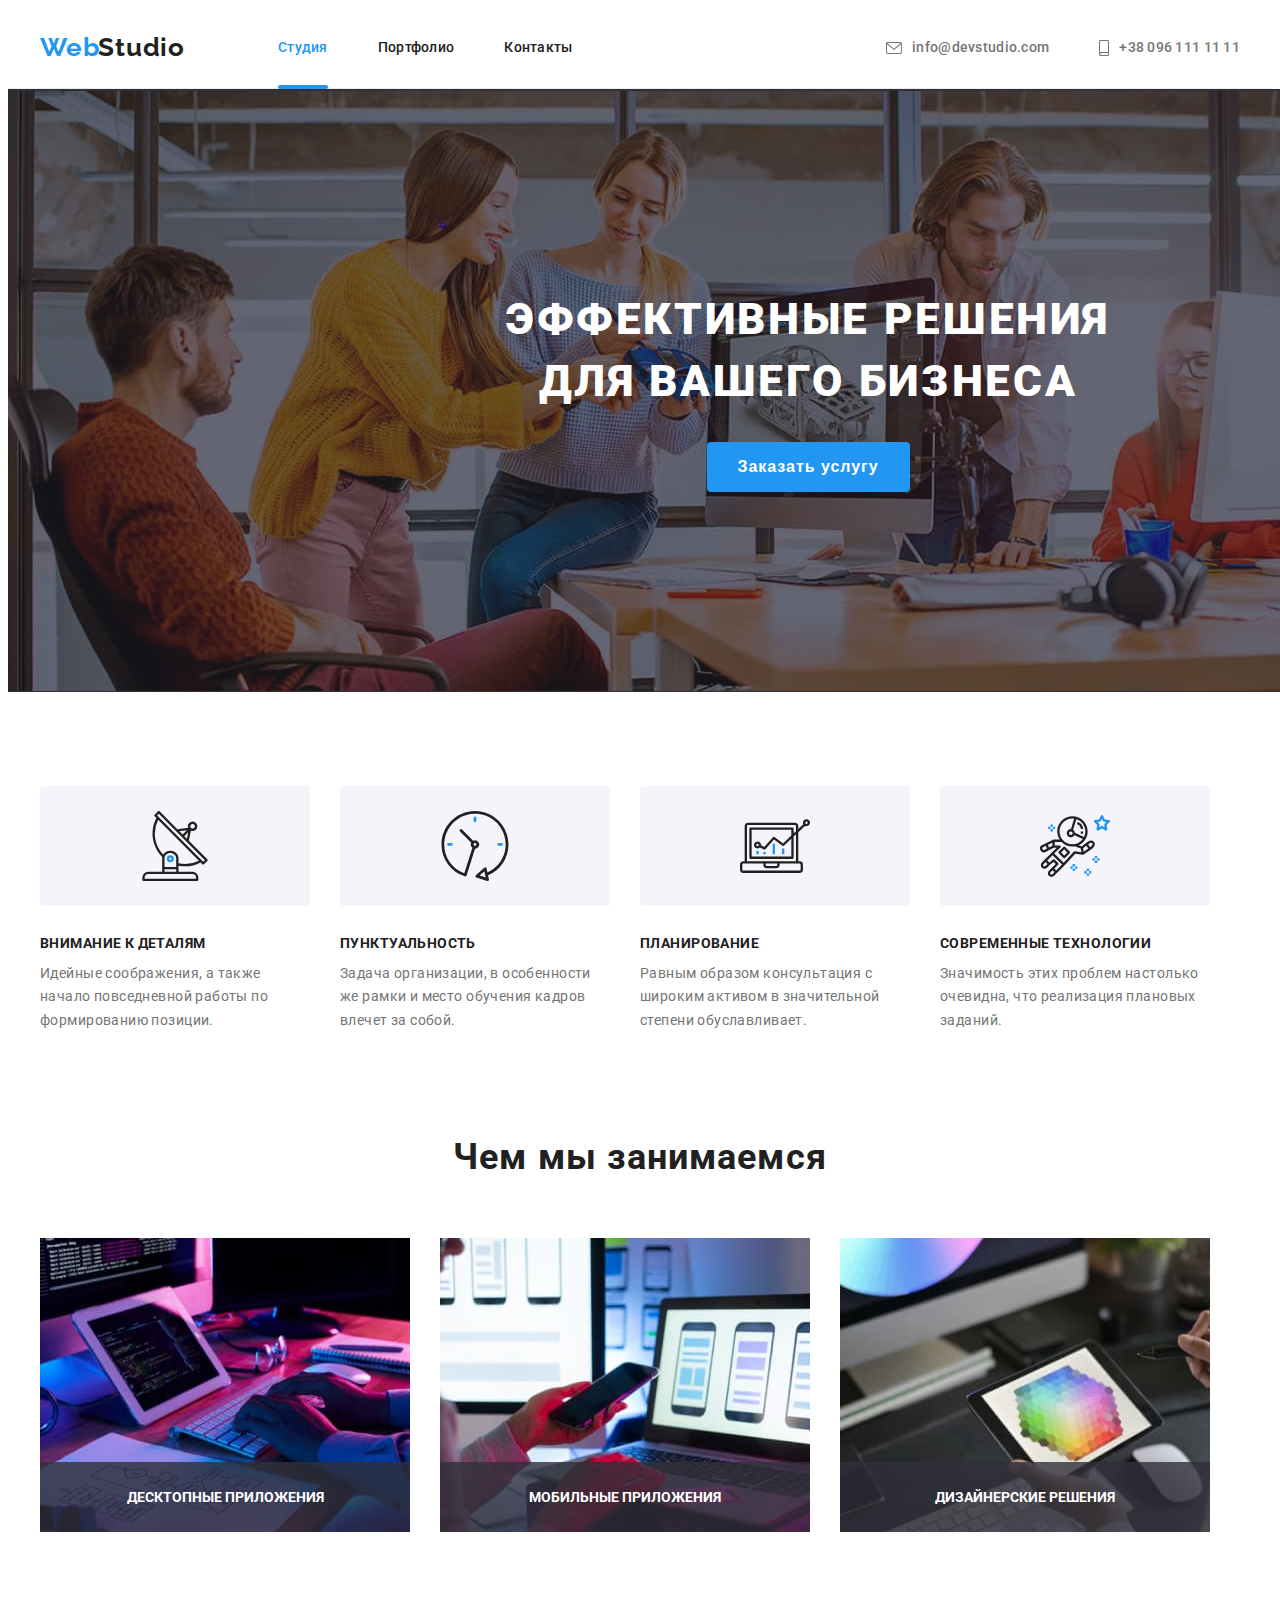
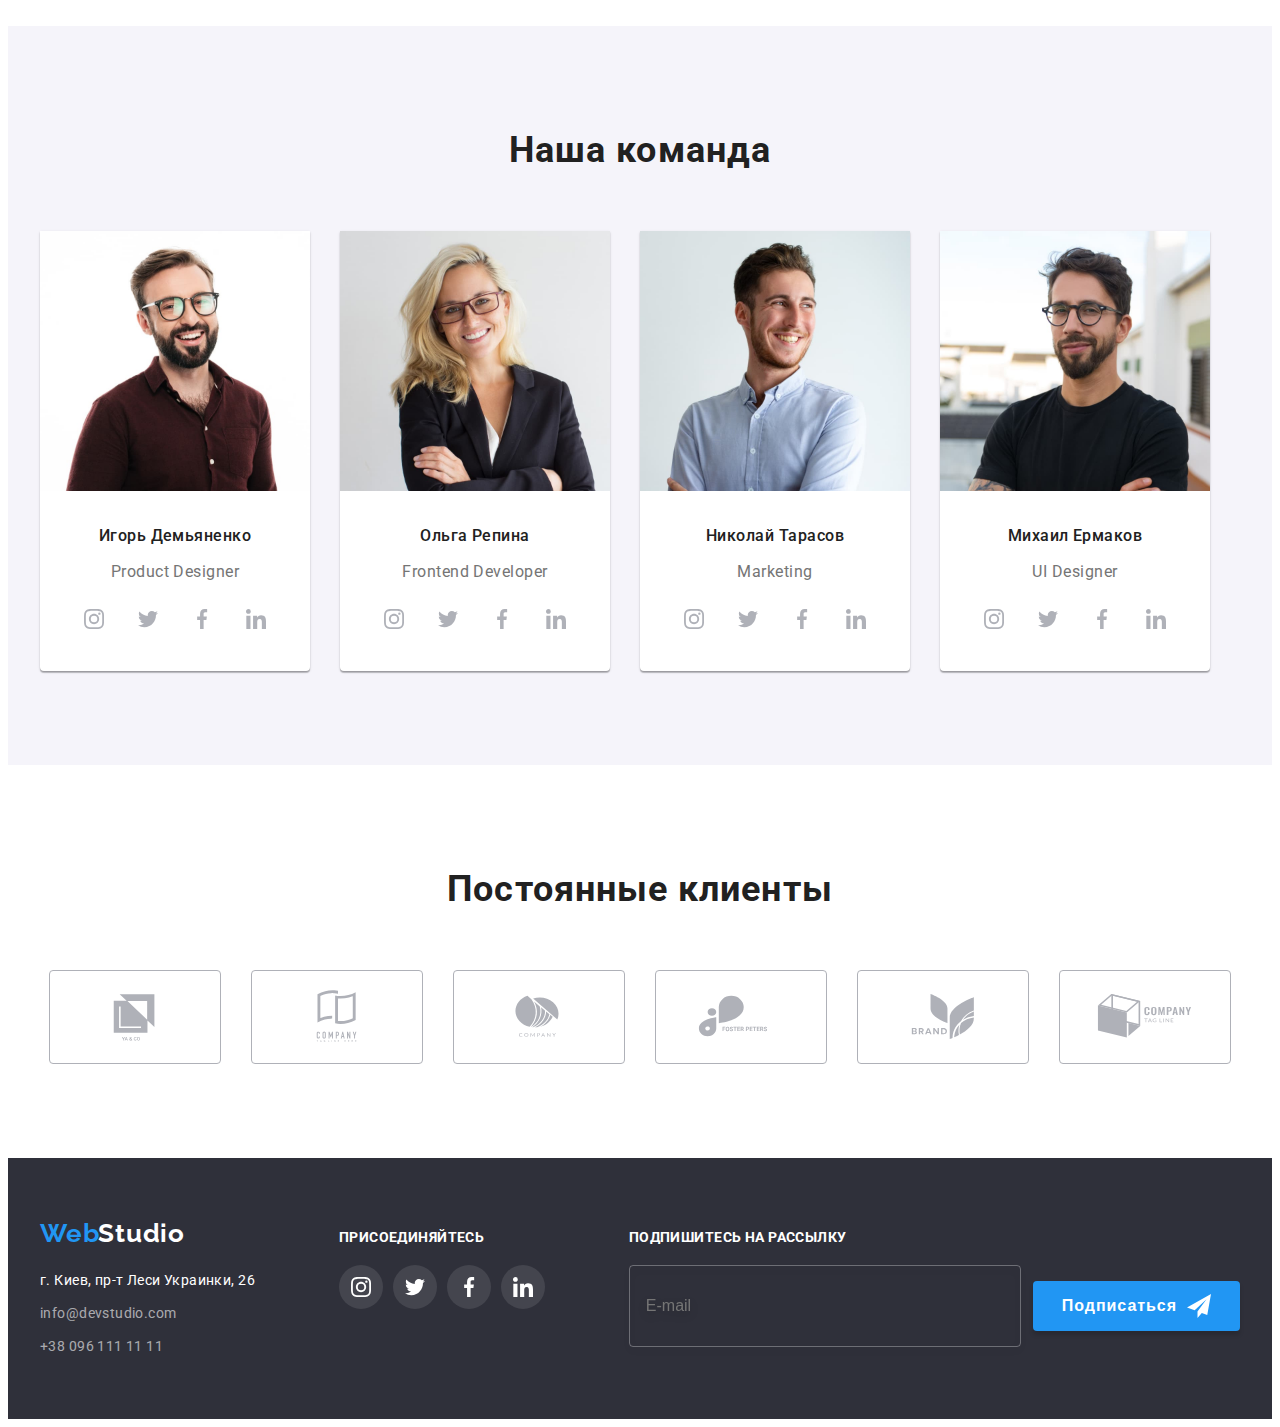
<file: index.html>
<!DOCTYPE html>
<html lang="ru">
	<head>
		<meta charset="UTF-8" />
		<meta http-equiv="X-UA-Compatible" content="IE=edge" />
		<meta name="viewport" content="width=device-width, initial-scale=1.0" />
		<title>Студия</title>
		<link rel="preconnect" href="https://fonts.googleapis.com" />
		<link rel="preconnect" href="https://fonts.gstatic.com" crossorigin />
		<link
			href="https://fonts.googleapis.com/css2?family=Raleway:wght@700&family=Roboto:wght@400;500;700;900&display=swap"
			rel="stylesheet"
		/>
		<link
			rel="stylesheet"
			href="https://cdnjs.cloudflare.com/ajax/libs/modern-normalize/1.1.0/modern-normalize.min.css"
			integrity="sha512-wpPYUAdjBVSE4KJnH1VR1HeZfpl1ub8YT/NKx4PuQ5NmX2tKuGu6U/JRp5y+Y8XG2tV+wKQpNHVUX03MfMFn9Q=="
			crossorigin="anonymous"
			referrerpolicy="no-referrer"
		/>
		<link rel="stylesheet" href="./css/main.css" />
		<!-- <link rel="stylesheet" href="./css/styles.css" /> -->
	</head>
	<body>
		<!-- header section -->
		<header class="header">
			<div class="container header__container">
				<a class="logo header__logo link" href="index.html" lang="en">
					Web
					<span class="logo__text--black">Studio</span>
				</a>
				<nav class="nav">
					<ul class="nav__list list">
						<li><a class="nav__link link current" href="./index.html">Студия</a></li>
						<li><a class="nav__link link" href="./portfolio.html">Портфолио</a></li>
						<li><a class="nav__link link" href="">Контакты</a></li>
					</ul>
				</nav>
				<ul class="header__list list">
					<li>
						<a class="link header__contacts" href="mailto:info@devstudio.com">
							<svg class="header__icon" width="16" height="12">
								<use href="./images/icons/icons.svg#mail"></use>
							</svg>
							info@devstudio.com
						</a>
					</li>
					<li>
						<a class="link header__contacts" href="tel:+380961111111">
							<svg class="header__icon" width="10" height="16">
								<use href="./images/icons/icons.svg#smartphone"></use>
							</svg>
							+38 096 111 11 11
						</a>
					</li>
				</ul>
			</div>
		</header>
		<!-- main section -->
		<main class="main">
			<!-- hero section -->
			<section class="hero section">
				<div class="hero__container container">
					<h1 class="hero__title">Эффективные решения для вашего бизнеса</h1>
					<button class="hero__btn" type="button" data-modal-open>Заказать услугу</button>
				</div>
			</section>
			<!-- abbout section -->
			<section class="abbout section">
				<div class="container">
					<h2 class="abbout__title--hidden visually-hidden">Особености</h2>
					<ul class="list abbout__list">
						<li class="abbout__item">
							<div class="abbout__elem">
								<svg class="abbout__icon" width="70" height="70">
									<use href="./images/icons/icons.svg#antenna"></use>
								</svg>
							</div>
							<h3 class="abbout__title">Внимание к деталям</h3>
							<p class="abbout__text">
								Идейные соображения, а также начало повседневной работы по формированию позиции.
							</p>
						</li>
						<li class="abbout__item">
							<div class="abbout__elem">
								<svg class="abbout__icon" width="70" height="70">
									<use href="./images/icons/icons.svg#clock"></use>
								</svg>
							</div>
							<h3 class="abbout__title">Пунктуальность</h3>
							<p class="abbout__text">
								Задача организации, в особенности же рамки и место обучения кадров влечет за собой.
							</p>
						</li>
						<li class="abbout__item">
							<div class="abbout__elem">
								<svg class="abbout__icon" width="70" height="70">
									<use href="./images/icons/icons.svg#diagram"></use>
								</svg>
							</div>
							<h3 class="abbout__title">Планирование</h3>
							<p class="abbout__text">
								Равным образом консультация с широким активом в значительной степени обуславливает.
							</p>
						</li>
						<li class="abbout__item">
							<div class="abbout__elem">
								<svg class="abbout__icon" width="70" height="70">
									<use href="./images/icons/icons.svg#astronaut"></use>
								</svg>
							</div>
							<h3 class="abbout__title">Современные технологии</h3>
							<p class="abbout__text">Значимость этих проблем настолько очевидна, что реализация плановых заданий.</p>
						</li>
					</ul>
				</div>
			</section>
			<!--work section  -->
			<section class="work section">
				<div class="work-container container">
					<h2 class="work__title title">Чем мы занимаемся</h2>
					<ul class="work__list list">
						<li class="work__item">
							<img class="work__picture" src="./images/index/work1.jpg" alt="Верстка" width="370" height="294" />
							<div class="work__box--text-position"><p class="work__text">Десктопные приложения</p></div>
						</li>
						<li class="work__item">
							<img class="work__picture" src="./images/index/work2.jpg" alt="Дизайн" width="370" height="294" />
							<div class="work__box--text-position"><p class="work__text">Мобильные приложения</p></div>
						</li>
						<li class="work__item">
							<img
								class="work__picture"
								src="./images/index/work3.jpg"
								alt="Внешнее оформление"
								width="370"
								height="294"
							/>
							<div class="work__box--text-position"><p class="work__text">Дизайнерские решения</p></div>
						</li>
					</ul>
				</div>
			</section>
			<!-- team section -->
			<section class="team section">
				<div class="team__container container">
					<h2 class="team__title title">Наша команда</h2>
					<ul class="team__list list">
						<li class="team__item">
							<img
								class="team__img"
								src="./images/index/face1.jpg"
								alt="На фото Игорь Демьяненко"
								height="260"
								width="270"
							/>
							<div class="team__name-wrapper">
								<h3 class="team__name">Игорь Демьяненко</h3>
								<p class="team__job" lang="en">Product Designer</p>
								<ul class="team__social social list">
									<li class="social__item item">
										<a class="social__link" href="" target="_blank" rel="noopener noreferrer" aria-label="instagram">
											<svg class="social__icon" width="20" height="20">
												<use href="./images/icons/icons.svg#instagram"></use>
											</svg>
										</a>
									</li>
									<li class="social__item item">
										<a class="social__link" href="" target="_blank" rel="noopener noreferrer" aria-label="twitter">
											<svg class="social__icon" width="20" height="20">
												<use href="./images/icons/icons.svg#twitter"></use>
											</svg>
										</a>
									</li>
									<li class="social__item item">
										<a class="social__link" href="" target="_blank" rel="noopener noreferrer" aria-label="facebook">
											<svg class="social__icon" width="20" height="20">
												<use href="./images/icons/icons.svg#facebook"></use>
											</svg>
										</a>
									</li>
									<li class="social__item item">
										<a class="social__link" href="" target="_blank" rel="noopener noreferrer" aria-label="linkedin">
											<svg class="social__icon" width="20" height="20">
												<use href="./images/icons/icons.svg#linkedin"></use>
											</svg>
										</a>
									</li>
								</ul>
							</div>
						</li>
						<li class="team__item">
							<img
								class="team__img"
								src="./images/index/face2.jpg"
								alt="На фото Ольга Репина"
								height="260"
								width="270"
							/>
							<div class="team__name-wrapper">
								<h3 class="team__name">Ольга Репина</h3>
								<p class="team__job" lang="en">Frontend Developer</p>
								<ul class="team__social social list">
									<li class="social__item item">
										<a class="social__link" href="" target="_blank" rel="noopener noreferrer" aria-label="instagram">
											<svg class="social__icon" width="20" height="20">
												<use href="./images/icons/icons.svg#instagram"></use>
											</svg>
										</a>
									</li>
									<li class="social__item item">
										<a class="social__link" href="" target="_blank" rel="noopener noreferrer" aria-label="twitter">
											<svg class="social__icon" width="20" height="20">
												<use href="./images/icons/icons.svg#twitter"></use>
											</svg>
										</a>
									</li>
									<li class="social__item item">
										<a class="social__link" href="" target="_blank" rel="noopener noreferrer" aria-label="facebook">
											<svg class="social__icon" width="20" height="20">
												<use href="./images/icons/icons.svg#facebook"></use>
											</svg>
										</a>
									</li>
									<li class="social__item item">
										<a class="social__link" href="" target="_blank" rel="noopener noreferrer" aria-label="linkedin">
											<svg class="social__icon" width="20" height="20">
												<use href="./images/icons/icons.svg#linkedin"></use>
											</svg>
										</a>
									</li>
								</ul>
							</div>
						</li>
						<li class="team__item">
							<img
								class="team__img"
								src="./images/index/face3.jpg"
								alt="На фото Николай Тарасов"
								height="260"
								width="270"
							/>
							<div class="team__name-wrapper">
								<h3 class="team__name">Николай Тарасов</h3>
								<p class="team__job" lang="en">Marketing</p>
								<ul class="team__social social list">
									<li class="social__item item">
										<a class="social__link" href="" target="_blank" rel="noopener noreferrer" aria-label="instagram">
											<svg class="social__icon" width="20" height="20">
												<use href="./images/icons/icons.svg#instagram"></use>
											</svg>
										</a>
									</li>
									<li class="social__item item">
										<a class="social__link" href="" target="_blank" rel="noopener noreferrer" aria-label="twitter">
											<svg class="social__icon" width="20" height="20">
												<use href="./images/icons/icons.svg#twitter"></use>
											</svg>
										</a>
									</li>
									<li class="social__item item">
										<a class="social__link" href="" target="_blank" rel="noopener noreferrer" aria-label="facebook">
											<svg class="social__icon" width="20" height="20">
												<use href="./images/icons/icons.svg#facebook"></use>
											</svg>
										</a>
									</li>
									<li class="social__item item">
										<a class="social__link" href="" target="_blank" rel="noopener noreferrer" aria-label="linkedin">
											<svg class="social__icon" width="20" height="20">
												<use href="./images/icons/icons.svg#linkedin"></use>
											</svg>
										</a>
									</li>
								</ul>
							</div>
						</li>
						<li class="team__item">
							<img
								class="team__img"
								src="./images/index/face4.jpg"
								alt="На фото Михаил Ермаков"
								height="260"
								width="270"
							/>
							<div class="team__name-wrapper">
								<h3 class="team__name">Михаил Ермаков</h3>
								<p class="team__job" lang="en">UI Designer</p>
								<ul class="team__social social list">
									<li class="social__item item">
										<a class="social__link" href="" target="_blank" rel="noopener noreferrer" aria-label="instagram">
											<svg class="social__icon" width="20" height="20">
												<use href="./images/icons/icons.svg#instagram"></use>
											</svg>
										</a>
									</li>
									<li class="social__item item">
										<a class="social__link" href="" target="_blank" rel="noopener noreferrer" aria-label="twitter">
											<svg class="social__icon" width="20" height="20">
												<use href="./images/icons/icons.svg#twitter"></use>
											</svg>
										</a>
									</li>
									<li class="social__item item">
										<a class="social__link" href="" target="_blank" rel="noopener noreferrer" aria-label="facebook">
											<svg class="social__icon" width="20" height="20">
												<use href="./images/icons/icons.svg#facebook"></use>
											</svg>
										</a>
									</li>
									<li class="social__item item">
										<a class="social__link" href="" target="_blank" rel="noopener noreferrer" aria-label="linkedin">
											<svg class="social__icon" width="20" height="20">
												<use href="./images/icons/icons.svg#linkedin"></use>
											</svg>
										</a>
									</li>
								</ul>
							</div>
						</li>
					</ul>
				</div>
			</section>
			<section class="customers section">
				<div class="customers__container container">
					<h2 class="customers__title title">Постоянные клиенты</h2>
					<ul class="customers__list list">
						<li class="customers__item item">
							<a href="" class="customers__link link" target="_blank" rel="noopener noreferrer">
								<svg class="customers__icon icon" width="106" height="60">
									<use href="./images/icons/icons.svg#logo1"></use>
								</svg>
							</a>
						</li>
						<li class="customers__item item">
							<a href="" class="customers__link link" target="_blank" rel="noopener noreferrer">
								<svg class="customers__icon icon" width="106" height="60">
									<use href="./images/icons/icons.svg#logo2"></use>
								</svg>
							</a>
						</li>
						<li class="customers__item item">
							<a href="" class="customers__link link" target="_blank" rel="noopener noreferrer">
								<svg class="customers__icon icon" width="106" height="60">
									<use href="./images/icons/icons.svg#logo3"></use>
								</svg>
							</a>
						</li>
						<li class="customers__item item">
							<a href="" class="customers__link link" target="_blank" rel="noopener noreferrer">
								<svg class="customers__icon icon" width="106" height="60">
									<use href="./images/icons/icons.svg#logo4"></use>
								</svg>
							</a>
						</li>
						<li class="customers__item item">
							<a href="" class="customers__link link" target="_blank" rel="noopener noreferrer">
								<svg class="customers__icon icon" width="106" height="60">
									<use href="./images/icons/icons.svg#logo5"></use>
								</svg>
							</a>
						</li>
						<li class="customers__item item">
							<a href="" class="customers__link link" target="_blank" rel="noopener noreferrer">
								<svg class="customers__icon icon" width="106" height="60">
									<use href="./images/icons/icons.svg#logo6"></use>
								</svg>
							</a>
						</li>
					</ul>
				</div>
			</section>
		</main>
		<!-- footer section -->
		<footer class="footer">
			<div class="footer__container container">
				<div class="footer__links">
					<a class="footer__logo--position logo link" href="index.html" lang="en">
						Web
						<span class="logo__text--white">Studio</span>
					</a>
					<address class="footer__address">
						<ul class="address-list list">
							<li class="footer__link">
								<a
									class="link footer__geolocation"
									href="https://goo.gl/maps/qAN8Z4eKV2x6crum7"
									target="_blank"
									rel="noopener noreferrer"
								>
									г. Киев, пр-т Леси Украинки, 26
								</a>
							</li>
							<li class="footer__link">
								<a class="link footer__contacts" href="mailto:info@devstudio.com">info@devstudio.com</a>
							</li>
							<li class="footer__link">
								<a class="link footer__contacts" href="tel:+380961111111">+38 096 111 11 11</a>
							</li>
						</ul>
					</address>
				</div>
				<div class="footer__social-elem">
					<h2 class="footer__title title">присоединяйтесь</h2>
					<ul class="footer__social social list">
						<li class="social__item item">
							<a
								class="social__link social__link--gray-bgr link"
								href=""
								target="_blank"
								rel="noopener noreferrer"
								aria-label="instagram"
							>
								<svg class="social__icon--white" width="20" height="20">
									<use href="./images/icons/icons.svg#instagram"></use>
								</svg>
							</a>
						</li>
						<li class="social__item item">
							<a
								class="social__link social__link--gray-bgr link"
								href=""
								target="_blank"
								rel="noopener noreferrer"
								aria-label="twitter"
							>
								<svg class="social__icon--white" width="20" height="20">
									<use href="./images/icons/icons.svg#twitter"></use>
								</svg>
							</a>
						</li>
						<li class="social__item item">
							<a
								class="social__link social__link--gray-bgr link"
								href=""
								target="_blank"
								rel="noopener noreferrer"
								aria-label="facebook"
							>
								<svg class="social__icon--white" width="20" height="20">
									<use href="./images/icons/icons.svg#facebook"></use>
								</svg>
							</a>
						</li>
						<li class="social__item item">
							<a
								class="social__link social__link--gray-bgr link"
								href=""
								target="_blank"
								rel="noopener noreferrer"
								aria-label="linkedin"
							>
								<svg class="social__icon--white" width="20" height="20">
									<use href="./images/icons/icons.svg#linkedin"></use>
								</svg>
							</a>
						</li>
					</ul>
				</div>
				<div class="footer__subscribe">
					<h2 class="footer__title title">Подпишитесь на рассылку</h2>
					<form class="footer__form">
						<input class="footer__input" type="email" name="footerusermail" placeholder="E-mail" />
						<button class="footer__btn" type="submit">
							Подписаться
							<svg class="footer__btn-icon" width="24" height="24">
								<use href="./images/icons/icons.svg#icon-send"></use>
							</svg>
						</button>
					</form>
				</div>
			</div>
		</footer>
		<!-- modal window -->
		<div class="backdrop is-hidden" data-modal>
			<div class="modal">
				<button class="modal__btn-close" type="button" data-modal-close>
					<svg class="modal__close-icon" width="11" height="11">
						<use href="./images/icons/icons.svg#close"></use>
					</svg>
				</button>
				<!-- modal-form -->
				<form class="modal__form">
					<strong class="modal__title">Оставьте свои данные, мы вам перезвоним</strong>
					<div class="modal__group" role="group">
						<label class="modal__wrap" for="user-name">
							<span class="modal__description">Имя</span>
							<input class="modal__input" type="text" id="user-name" name="username" />
							<svg class="modal__icon" width="12" height="12">
								<use href="./images/icons/icons.svg#modal-profile"></use>
							</svg>
						</label>
						<label class="modal__wrap" for="user-phone">
							<span class="modal__description">Телефон</span>
							<input class="modal__input" type="tel" id="user-phone" name="userphone" />
							<svg class="modal__icon" width="12" height="12">
								<use href="./images/icons/icons.svg#modal-phone"></use>
							</svg>
						</label>
						<label class="modal__wrap" for="user-mail">
							<span class="modal__description">Почта</span>
							<input class="modal__input" type="email" id="user-mail" name="usermail" />
							<svg class="modal__icon" width="12" height="12">
								<use href="./images/icons/icons.svg#modal-mail"></use>
							</svg>
						</label>
						<label class="modal__wrap">
							<span class="modal__description">Комментарий</span>
							<textarea class="modal__message" name="coments" rows="5" placeholder="Введите текст"></textarea>
						</label>
					</div>

					<label class="modal__agreement" for="checkbox">
						<input class="modal__checkbox visually-hidden" required type="checkbox" name="agreement" id="checkbox" />
						<svg class="modal__checkbox-icon" width="16" height="15">
							<use class="modal__checkbox-icon--uncheck" href="./images/icons/icons.svg#register-icon-uncheck"></use>
							<use class="modal__checkbox-icon--check" href="./images/icons/icons.svg#register-icon-check"></use>
						</svg>
						<span class="modal__agreement-text">
							Соглашаюсь с рассылкой и принимаю
							<a class="modal__link" href="">Условия договора</a>
						</span>
					</label>

					<button class="modal__form-btn" type="submit">Отправить</button>
				</form>
			</div>
		</div>
		<script src="./js/modal.js"></script>
	</body>
</html>
</file>
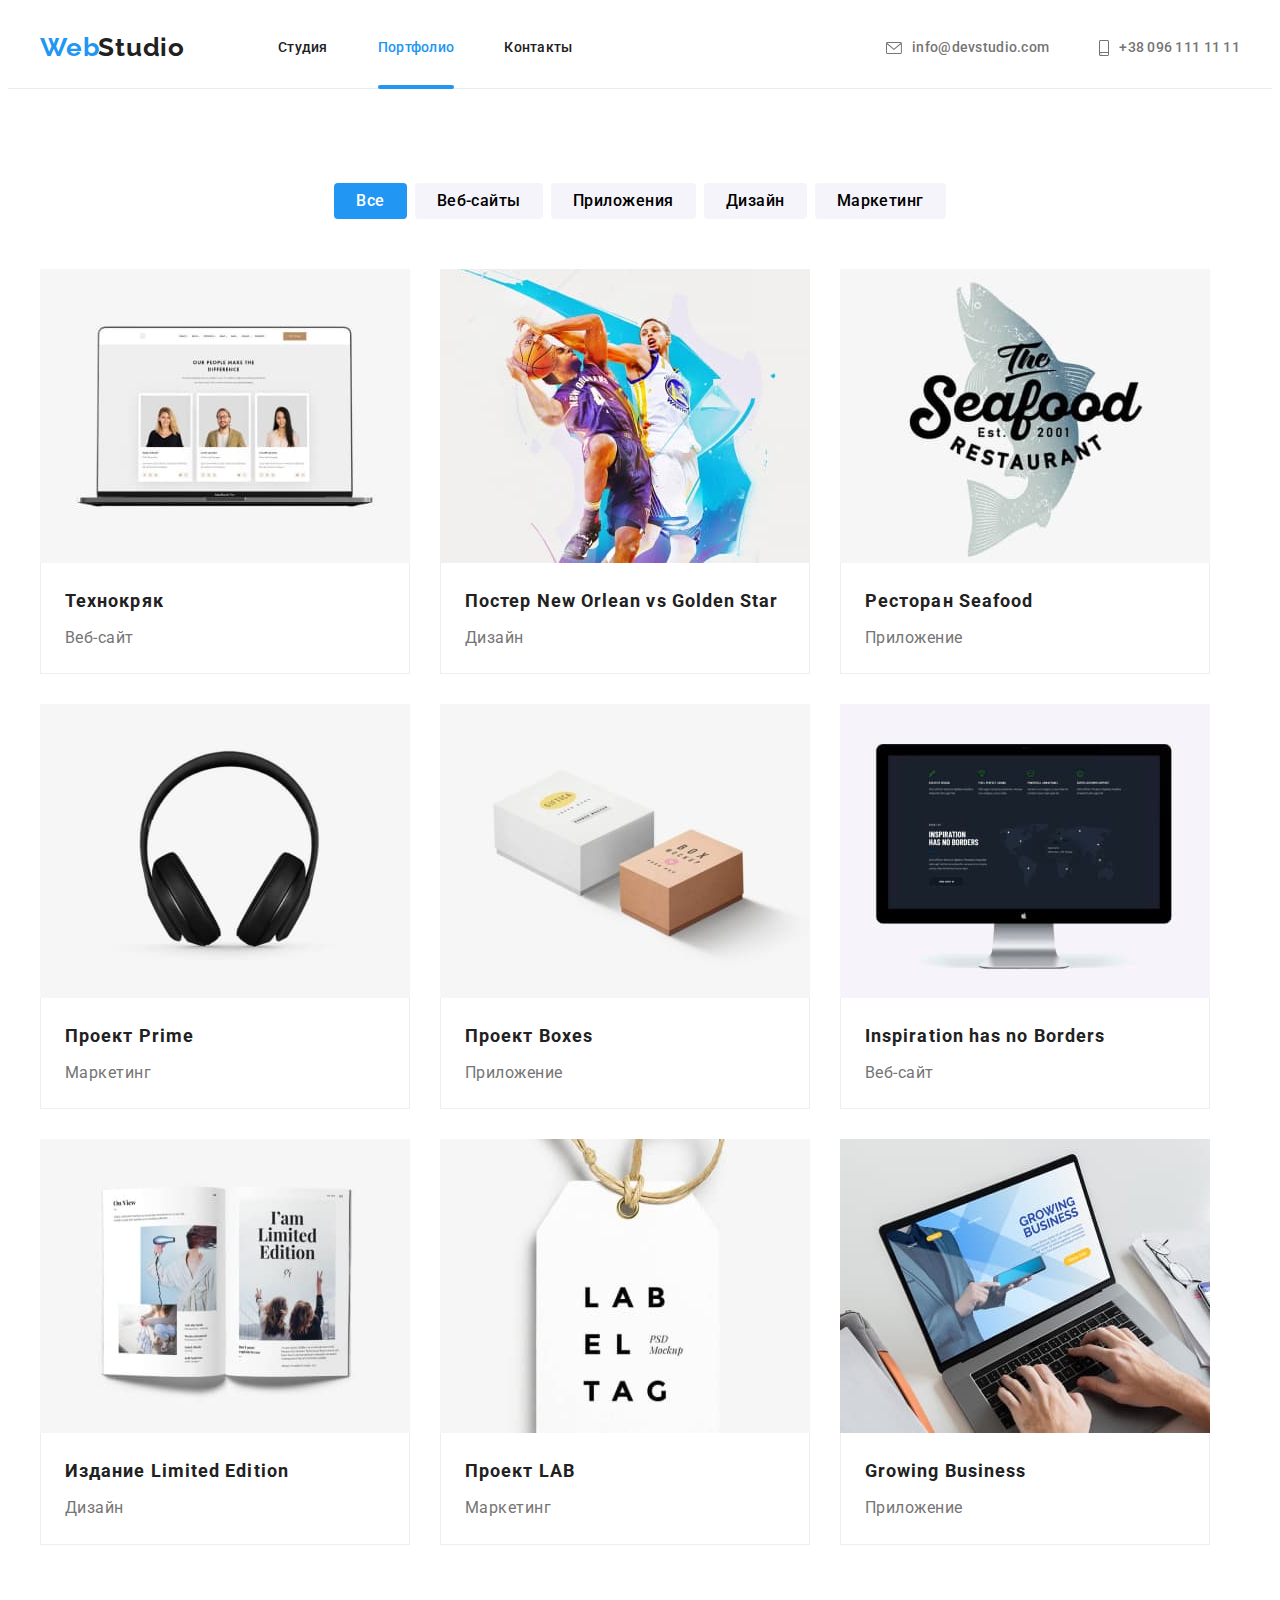
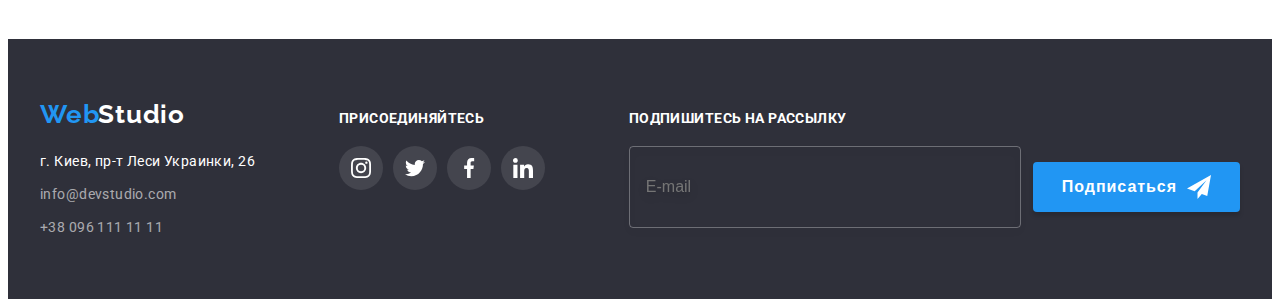
<file: portfolio.html>
<!DOCTYPE html>
<html lang="ru">
	<head>
		<meta charset="UTF-8" />
		<meta http-equiv="X-UA-Compatible" content="IE=edge" />
		<meta name="viewport" content="width=device-width, initial-scale=1.0" />
		<title>Портфолио</title>
		<link rel="preconnect" href="https://fonts.googleapis.com" />
		<link rel="preconnect" href="https://fonts.gstatic.com" crossorigin />
		<link
			href="https://fonts.googleapis.com/css2?family=Raleway:wght@700&family=Roboto:wght@400;500;700;900&display=swap"
			rel="stylesheet"
		/>
		<link
			rel="stylesheet"
			href="https://cdnjs.cloudflare.com/ajax/libs/modern-normalize/1.1.0/modern-normalize.min.css"
			integrity="sha512-wpPYUAdjBVSE4KJnH1VR1HeZfpl1ub8YT/NKx4PuQ5NmX2tKuGu6U/JRp5y+Y8XG2tV+wKQpNHVUX03MfMFn9Q=="
			crossorigin="anonymous"
			referrerpolicy="no-referrer"
		/>
		<link rel="stylesheet" href="./css/main.css" />
		<!-- <link rel="stylesheet" href="./css/styles.css" /> -->
	</head>
	<body>
		<!-- header section -->
		<header class="header">
			<div class="container header__container">
				<a class="logo header__logo link" href="index.html" lang="en">
					Web
					<span class="logo__text--black">Studio</span>
				</a>
				<nav class="nav">
					<ul class="nav__list list">
						<li><a class="nav__link link" href="./index.html">Студия</a></li>
						<li><a class="nav__link link current" href="./portfolio.html">Портфолио</a></li>
						<li><a class="nav__link link" href="">Контакты</a></li>
					</ul>
				</nav>
				<ul class="header__list list">
					<li>
						<a class="link header__contacts" href="mailto:info@devstudio.com">
							<svg class="header__icon" width="16" height="12">
								<use href="./images/icons/icons.svg#mail"></use>
							</svg>
							info@devstudio.com
						</a>
					</li>
					<li>
						<a class="link header__contacts" href="tel:+380961111111">
							<svg class="header__icon" width="10" height="16">
								<use href="./images/icons/icons.svg#smartphone"></use>
							</svg>
							+38 096 111 11 11
						</a>
					</li>
				</ul>
			</div>
		</header>
		<!-- main section -->
		<main class="maim">
			<section class="portfolio section">
				<div class="portfolio__container container">
					<h1 class="portfolio__title--hidden visually-hidden">Портфолио</h1>
					<ul class="portfolio__filter list">
						<li><button type="button" class="portfolio__btn current-btn">Все</button></li>
						<li><button type="button" class="portfolio__btn">Веб-сайты</button></li>
						<li><button type="button" class="portfolio__btn">Приложения</button></li>
						<li><button type="button" class="portfolio__btn">Дизайн</button></li>
						<li><button type="button" class="portfolio__btn">Маркетинг</button></li>
					</ul>
					<!-- portfolio list -->
					<ul class="portfolio__list list">
						<li class="portfolio__item">
							<a class="portfolio__link link" href="">
								<div class="portfilio__card">
									<img src="./images/portfolio/img1.jpg" alt="Сайт Технокряк" width="370" height="294" />
									<div class="portfilio__overlay">
										<p class="portfilio__description">
											Ресурс предлагает комплексные предложения с разным уровнем функционала и сервисов. Все это
											позволит посетителю получить исчерпывающие сведения о компании или частном лице.
										</p>
									</div>
								</div>
								<div class="portrolio__wrapper">
									<h2 class="portfolio__subtitle">Технокряк</h2>
									<p class="portfolio__text">Веб-сайт</p>
								</div>
							</a>
						</li>
						<li class="portfolio__item">
							<a class="portfolio__link link" href="">
								<div class="portfilio__card">
									<img src="./images/portfolio/img2.jpg" alt="Дизайн постера" width="370" height="294" />
									<div class="portfilio__overlay">
										<p class="portfilio__description">
											Ресурс предлагает комплексные предложения с разным уровнем функционала и сервисов. Все это
											позволит посетителю получить исчерпывающие сведения о компании или частном лице.
										</p>
									</div>
								</div>
								<div class="portrolio__wrapper">
									<h2 class="portfolio__subtitle">Постер New Orlean vs Golden Star</h2>
									<p class="portfolio__text">Дизайн</p>
								</div>
							</a>
						</li>
						<li class="portfolio__item">
							<a class="portfolio__link link" href="">
								<div class="portfilio__card">
									<img src="./images/portfolio/img3.jpg" alt="Приложение ресторана" width="370" height="294" />
									<div class="portfilio__overlay">
										<p class="portfilio__description">
											Ресурс предлагает комплексные предложения с разным уровнем функционала и сервисов. Все это
											позволит посетителю получить исчерпывающие сведения о компании или частном лице.
										</p>
									</div>
								</div>
								<div class="portrolio__wrapper">
									<h2 class="portfolio__subtitle">Ресторан Seafood</h2>
									<p class="portfolio__text">Приложение</p>
								</div>
							</a>
						</li>
						<li class="portfolio__item">
							<a class="portfolio__link link" href="">
								<div class="portfilio__card">
									<img src="./images/portfolio/img4.jpg" alt="Маркетинг проекта" width="370" height="294" />
									<div class="portfilio__overlay">
										<p class="portfilio__description">
											Ресурс предлагает комплексные предложения с разным уровнем функционала и сервисов. Все это
											позволит посетителю получить исчерпывающие сведения о компании или частном лице.
										</p>
									</div>
								</div>
								<div class="portrolio__wrapper">
									<h2 class="portfolio__subtitle">Проект Prime</h2>
									<p class="portfolio__text">Маркетинг</p>
								</div>
							</a>
						</li>
						<li class="portfolio__item">
							<a class="portfolio__link link" href="">
								<div class="portfilio__card">
									<img src="./images/portfolio/img5.jpg" alt="Дизайн приложения" width="370" height="294" />
									<div class="portfilio__overlay">
										<p class="portfilio__description">
											Ресурс предлагает комплексные предложения с разным уровнем функционала и сервисов. Все это
											позволит посетителю получить исчерпывающие сведения о компании или частном лице.
										</p>
									</div>
								</div>
								<div class="portrolio__wrapper">
									<h2 class="portfolio__subtitle">Проект Boxes</h2>
									<p class="portfolio__text">Приложение</p>
								</div>
							</a>
						</li>
						<li class="portfolio__item">
							<a class="portfolio__link link" href="">
								<div class="portfilio__card">
									<img
										src="./images/portfolio/img6.jpg"
										alt="Сайт Inspiration has no Borders"
										width="370"
										height="294"
									/>
									<div class="portfilio__overlay">
										<p class="portfilio__description">
											Ресурс предлагает комплексные предложения с разным уровнем функционала и сервисов. Все это
											позволит посетителю получить исчерпывающие сведения о компании или частном лице.
										</p>
									</div>
								</div>
								<div class="portrolio__wrapper">
									<h2 class="portfolio__subtitle">Inspiration has no Borders</h2>
									<p class="portfolio__text">Веб-сайт</p>
								</div>
							</a>
						</li>
						<li class="portfolio__item">
							<a class="portfolio__link link" href="">
								<div class="portfilio__card">
									<img src="./images/portfolio/img7.jpg" alt="Дизайн издания" width="370" height="294" />
									<div class="portfilio__overlay">
										<p class="portfilio__description">
											Ресурс предлагает комплексные предложения с разным уровнем функционала и сервисов. Все это
											позволит посетителю получить исчерпывающие сведения о компании или частном лице.
										</p>
									</div>
								</div>
								<div class="portrolio__wrapper">
									<h2 class="portfolio__subtitle">Издание Limited Edition</h2>
									<p class="portfolio__text">Дизайн</p>
								</div>
							</a>
						</li>
						<li class="portfolio__item">
							<a class="portfolio__link link" href="">
								<div class="portfilio__card">
									<img src="./images/portfolio/img8.jpg" alt="Маркетинг проекта" width="370" height="294" />
									<div class="portfilio__overlay">
										<p class="portfilio__description">
											Ресурс предлагает комплексные предложения с разным уровнем функционала и сервисов. Все это
											позволит посетителю получить исчерпывающие сведения о компании или частном лице.
										</p>
									</div>
								</div>
								<div class="portrolio__wrapper">
									<h2 class="portfolio__subtitle">Проект LAB</h2>
									<p class="portfolio__text">Маркетинг</p>
								</div>
							</a>
						</li>
						<li class="portfolio__item">
							<a class="portfolio__link link" href="">
								<div class="portfilio__card">
									<img src="./images/portfolio/img9.jpg" alt="Приложение" width="370" height="294" />
									<div class="portfilio__overlay">
										<p class="portfilio__description">
											Ресурс предлагает комплексные предложения с разным уровнем функционала и сервисов. Все это
											позволит посетителю получить исчерпывающие сведения о компании или частном лице.
										</p>
									</div>
								</div>
								<div class="portrolio__wrapper">
									<h2 class="portfolio__subtitle">Growing Business</h2>
									<p class="portfolio__text">Приложение</p>
								</div>
							</a>
						</li>
					</ul>
				</div>
			</section>
		</main>
		<!-- footer section -->
		<footer class="footer">
			<div class="footer__container container">
				<div class="footer__links">
					<a class="footer__logo--position logo link" href="index.html" lang="en">
						Web
						<span class="logo__text--white">Studio</span>
					</a>
					<address class="footer__address">
						<ul class="address-list list">
							<li class="footer__link">
								<a
									class="link footer__geolocation"
									href="https://goo.gl/maps/qAN8Z4eKV2x6crum7"
									target="_blank"
									rel="noopener noreferrer"
								>
									г. Киев, пр-т Леси Украинки, 26
								</a>
							</li>
							<li class="footer__link">
								<a class="link footer__contacts" href="mailto:info@devstudio.com">info@devstudio.com</a>
							</li>
							<li class="footer__link">
								<a class="link footer__contacts" href="tel:+380961111111">+38 096 111 11 11</a>
							</li>
						</ul>
					</address>
				</div>
				<div class="footer__social-elem">
					<h2 class="footer__title title">присоединяйтесь</h2>
					<ul class="footer__social social list">
						<li class="social__item item">
							<a
								class="social__link social__link--gray-bgr link"
								href=""
								target="_blank"
								rel="noopener noreferrer"
								aria-label="instagram"
							>
								<svg class="social__icon--white" width="20" height="20">
									<use href="./images/icons/icons.svg#instagram"></use>
								</svg>
							</a>
						</li>
						<li class="social__item item">
							<a
								class="social__link social__link--gray-bgr link"
								href=""
								target="_blank"
								rel="noopener noreferrer"
								aria-label="twitter"
							>
								<svg class="social__icon--white" width="20" height="20">
									<use href="./images/icons/icons.svg#twitter"></use>
								</svg>
							</a>
						</li>
						<li class="social__item item">
							<a
								class="social__link social__link--gray-bgr link"
								href=""
								target="_blank"
								rel="noopener noreferrer"
								aria-label="facebook"
							>
								<svg class="social__icon--white" width="20" height="20">
									<use href="./images/icons/icons.svg#facebook"></use>
								</svg>
							</a>
						</li>
						<li class="social__item item">
							<a
								class="social__link social__link--gray-bgr link"
								href=""
								target="_blank"
								rel="noopener noreferrer"
								aria-label="linkedin"
							>
								<svg class="social__icon--white" width="20" height="20">
									<use href="./images/icons/icons.svg#linkedin"></use>
								</svg>
							</a>
						</li>
					</ul>
				</div>
				<div class="footer__subscribe">
					<h2 class="footer__title title">Подпишитесь на рассылку</h2>
					<form class="footer__form">
						<input class="footer__input" type="email" name="footerusermail" placeholder="E-mail" />
						<button class="footer__btn" type="submit">
							Подписаться
							<svg class="footer__btn-icon" width="24" height="24">
								<use href="./images/icons/icons.svg#icon-send"></use>
							</svg>
						</button>
					</form>
				</div>
			</div>
		</footer>
	</body>
</html>
</file>
<file: css/main.css>
:root {
  /* colors */
  --black-text-color: #212121;
  --gray-text-color: #757575;
  --blue-text-color: #2196f3;
  --selection-btn-color: #188ce8;
  --white-bgr-text-color: #ffffff;
  --gray-icon-color: #afb1b8;
  --secondary-bgr-color: #f5f4fa;
  --hero-footer-bgr-color: #2f303a;
  --footer-text-color: rgba(255, 255, 255, 0.6);
  --work-bgr-color: rgba(47, 48, 58, 0.8);
  --social-link-bgr-gray-color: rgba(255, 255, 255, 0.1);
  --modal-message-placeholder-color: rgba(117, 117, 117, 0.5);
  /* fonts */
  --main-font: "Roboto", sans-serif;
  --logo-font: "Raleway", sans-serif;
}

.visually-hidden {
  position: absolute;
  width: 1px;
  height: 1px;
  margin: -1px;
  border: 0;
  padding: 0;
  white-space: nowrap;
  -webkit-clip-path: inset(100%);
          clip-path: inset(100%);
  clip: rect(0 0 0 0);
  overflow: hidden;
}

body {
  background-color: var(--white-bgr-text-color);
  font-family: var(--main-font);
  color: var(--black-text-color);
}

h1,
h2,
h3,
h4,
h5,
h6,
p,
ul {
  margin: 0;
  padding: 0;
}

img {
  display: block;
}

.list {
  list-style: none;
}

.link {
  text-decoration: none;
  margin: 0;
  padding: 0;
  -webkit-transition: color 250ms cubic-bezier(0.4, 0, 0.2, 1);
  transition: color 250ms cubic-bezier(0.4, 0, 0.2, 1);
}
.link:hover, .link:focus {
  color: var(--blue-text-color);
}
.link:active {
  color: var(--selection-btn-color);
}

.section {
  padding-top: 94px;
  padding-bottom: 94px;
}

.container {
  width: 1200px;
  padding-left: 15px;
  padding-right: 15px;
  margin-left: auto;
  margin-right: auto;
}

.title {
  font-weight: 700;
  font-size: 36px;
  line-height: 1.7;
  text-align: center;
  letter-spacing: 0.03em;
}

.logo {
  color: var(--blue-text-color);
  font-family: var(--logo-font);
  font-weight: 700;
  font-size: 26px;
  line-height: 1.2;
  letter-spacing: 0.03em;
  word-spacing: -0.3em;
  margin-right: 93px;
}
.logo .logo__text--black {
  color: var(--black-text-color);
}
.logo .logo__text--white {
  color: var(--white-bgr-text-color);
}

.social {
  display: -webkit-box;
  display: -ms-flexbox;
  display: flex;
  -webkit-box-align: center;
      -ms-flex-align: center;
          align-items: center;
  -webkit-box-pack: center;
      -ms-flex-pack: center;
          justify-content: center;
  gap: 10px;
}

.social__link {
  display: -webkit-box;
  display: -ms-flexbox;
  display: flex;
  -webkit-box-align: center;
      -ms-flex-align: center;
          align-items: center;
  -webkit-box-pack: center;
      -ms-flex-pack: center;
          justify-content: center;
  width: 44px;
  height: 44px;
  border-radius: 50%;
  -webkit-transition: background-color 250ms cubic-bezier(0.4, 0, 0.2, 1);
  transition: background-color 250ms cubic-bezier(0.4, 0, 0.2, 1);
}

.social__link:hover,
.social__link:focus {
  background-color: var(--blue-text-color);
  border-radius: 50%;
}

.social__icon {
  fill: var(--gray-icon-color);
  -webkit-transition: fill 250ms cubic-bezier(0.4, 0, 0.2, 1);
  transition: fill 250ms cubic-bezier(0.4, 0, 0.2, 1);
}

.social__link--gray-bgr {
  background-color: var(--social-link-bgr-gray-color);
  -webkit-transition: background-color 250ms cubic-bezier(0.4, 0, 0.2, 1);
  transition: background-color 250ms cubic-bezier(0.4, 0, 0.2, 1);
}

.social__icon--white {
  fill: var(--white-bgr-text-color);
  -webkit-transition: fill 250ms cubic-bezier(0.4, 0, 0.2, 1);
  transition: fill 250ms cubic-bezier(0.4, 0, 0.2, 1);
}

.social__link:hover .social__icon,
.social__link:focus .social__icon {
  fill: var(--white-bgr-text-color);
}

.backdrop {
  position: fixed;
  top: 0;
  left: 0;
  width: 100%;
  height: 100%;
  background: rgba(0, 0, 0, 0.2);
  opacity: 1;
  visibility: visible;
  pointer-events: initial;
  -webkit-transition: opacity 250ms cubic-bezier(0.4, 0, 0.2, 1), visibility 250ms cubic-bezier(0.4, 0, 0.2, 1);
  transition: opacity 250ms cubic-bezier(0.4, 0, 0.2, 1), visibility 250ms cubic-bezier(0.4, 0, 0.2, 1);
}

.backdrop.is-hidden {
  opacity: 0;
  visibility: hidden;
  pointer-events: none;
}

.modal {
  position: absolute;
  top: 50%;
  left: 50%;
  width: 528px;
  height: 581px;
  opacity: 1;
  padding: 40px;
  background-color: var(--white-bgr-text-color);
  -webkit-box-shadow: 0px 1px 3px rgba(0, 0, 0, 0.12), 0px 1px 1px rgba(0, 0, 0, 0.14), 0px 2px 1px rgba(0, 0, 0, 0.2);
          box-shadow: 0px 1px 3px rgba(0, 0, 0, 0.12), 0px 1px 1px rgba(0, 0, 0, 0.14), 0px 2px 1px rgba(0, 0, 0, 0.2);
  border-radius: 4px;
  -webkit-transform: translate(-50%, -50%) scale(1);
          transform: translate(-50%, -50%) scale(1);
  -webkit-transition: opacity 250ms cubic-bezier(0.4, 0, 0.2, 1), -webkit-transform 250ms cubic-bezier(0.4, 0, 0.2, 1);
  transition: opacity 250ms cubic-bezier(0.4, 0, 0.2, 1), -webkit-transform 250ms cubic-bezier(0.4, 0, 0.2, 1);
  transition: transform 250ms cubic-bezier(0.4, 0, 0.2, 1), opacity 250ms cubic-bezier(0.4, 0, 0.2, 1);
  transition: transform 250ms cubic-bezier(0.4, 0, 0.2, 1), opacity 250ms cubic-bezier(0.4, 0, 0.2, 1), -webkit-transform 250ms cubic-bezier(0.4, 0, 0.2, 1);
}

.backdrop.is-hidden .modal {
  opacity: 0;
  -webkit-transform: translate(-50%, -50%) scale(0.9);
          transform: translate(-50%, -50%) scale(0.9);
}

.modal__btn-close {
  position: absolute;
  top: 8px;
  right: 8px;
  width: 30px;
  height: 30px;
  padding: 0;
  border-radius: 50%;
  background: #ffffff;
  border: 1px solid rgba(0, 0, 0, 0.1);
  cursor: pointer;
  -webkit-transition: fill 250ms cubic-bezier(0.4, 0, 0.2, 1);
  transition: fill 250ms cubic-bezier(0.4, 0, 0.2, 1);
}
.modal__btn-close:hover, .modal__btn-close:focus {
  fill: var(--blue-text-color);
}

.modal__form {
  text-align: center;
}

.modal__title {
  display: block;
  margin-bottom: 12px;
  font-size: 20px;
  line-height: 1.15;
  text-align: center;
  color: var(--black-text-color);
}

.modal__group {
  margin-bottom: 20px;
}

.modal__wrap {
  position: relative;
  display: block;
  margin-bottom: 10px;
}
.modal__wrap:last-child {
  margin-bottom: 0;
}

.modal__description {
  color: var(--gray-text-color);
  font-size: 12px;
  line-height: 1.1666666667;
  letter-spacing: 0.01em;
  display: block;
  text-align: left;
  margin-bottom: 4px;
}

.modal__icon {
  fill: var(--black-text-color);
  position: absolute;
  bottom: 14px;
  left: 15px;
  -webkit-transition: fill 250ms cubic-bezier(0.4, 0, 0.2, 1);
  transition: fill 250ms cubic-bezier(0.4, 0, 0.2, 1);
}

.modal__input,
.modal__message {
  font-size: 14px;
  line-height: 1.1428571429;
  letter-spacing: 0.01em;
  width: 100%;
  height: 40px;
  border: 1px solid rgba(33, 33, 33, 0.2);
  padding: 12px;
  padding-left: 42px;
  border-radius: 4px;
  outline: transparent;
  -webkit-transition: border-color 250ms cubic-bezier(0.4, 0, 0.2, 1);
  transition: border-color 250ms cubic-bezier(0.4, 0, 0.2, 1);
}
.modal__input:focus, .modal__input:focus,
.modal__message:focus,
.modal__message:focus {
  border-color: var(--blue-text-color);
}
.modal__input:focus + .modal__icon,
.modal__message:focus + .modal__icon {
  fill: var(--blue-text-color);
}

.modal__message {
  resize: none;
  height: 120px;
  padding: 12px 16px;
}
.modal__message::-webkit-input-placeholder {
  color: var(--modal-message-placeholder-color);
}
.modal__message::-moz-placeholder {
  color: var(--modal-message-placeholder-color);
}
.modal__message:-ms-input-placeholder {
  color: var(--modal-message-placeholder-color);
}
.modal__message::-ms-input-placeholder {
  color: var(--modal-message-placeholder-color);
}
.modal__message::placeholder {
  color: var(--modal-message-placeholder-color);
}

.modal__agreement {
  display: -webkit-box;
  display: -ms-flexbox;
  display: flex;
  -webkit-box-align: center;
      -ms-flex-align: center;
          align-items: center;
  -webkit-box-pack: center;
      -ms-flex-pack: center;
          justify-content: center;
  gap: 8px;
  margin-bottom: 30px;
}

.modal__agreement-text {
  color: var(--gray-text-color);
  font-size: 14px;
  line-height: 1.7142857143;
  -webkit-user-select: none;
     -moz-user-select: none;
      -ms-user-select: none;
          user-select: none;
  text-underline-position: under;
}

.modal__checkbox:focus-within + .modal__checkbox-icon {
  -webkit-box-shadow: 0 0 0 2px #212121;
          box-shadow: 0 0 0 2px #212121;
  border-radius: 2px;
}

.modal__link {
  color: var(--blue-text-color);
}

.modal__checkbox:checked + .modal__checkbox-icon .modal__checkbox-icon--uncheck {
  opacity: 0;
}

.modal__checkbox-icon--check {
  opacity: 0;
  -webkit-transition: opacity 250ms cubic-bezier(0.4, 0, 0.2, 1);
  transition: opacity 250ms cubic-bezier(0.4, 0, 0.2, 1);
}
.modal__checkbox:checked + .modal__checkbox-icon .modal__checkbox-icon--check {
  opacity: 1;
}

.modal__form-btn {
  display: block;
  background-color: var(--blue-text-color);
  color: var(--white-bgr-text-color);
  border: none;
  cursor: pointer;
  font-weight: 700;
  font-size: 16px;
  line-height: 1.9;
  letter-spacing: 0.06em;
  border-radius: 4px;
  min-width: 200px;
  min-height: 50px;
  margin-left: auto;
  margin-right: auto;
  padding: 9px 55px;
  -webkit-box-shadow: 0px 4px 4px rgba(0, 0, 0, 0.15);
          box-shadow: 0px 4px 4px rgba(0, 0, 0, 0.15);
  -webkit-transition: background-color 250ms cubic-bezier(0.4, 0, 0.2, 1);
  transition: background-color 250ms cubic-bezier(0.4, 0, 0.2, 1);
}
.modal__form-btn:hover, .modal__form-btn:focus {
  background-color: var(--selection-btn-color);
}

.header {
  border-bottom: 1px solid #ececec;
}

.header__container {
  display: -webkit-box;
  display: -ms-flexbox;
  display: flex;
  -webkit-box-align: center;
      -ms-flex-align: center;
          align-items: center;
  padding-top: 0;
  padding-bottom: 0;
}

.nav {
  margin-right: auto;
}

.nav__list {
  display: -webkit-box;
  display: -ms-flexbox;
  display: flex;
  gap: 50px;
}

.nav__link {
  display: block;
  color: var(--black-text-color);
  font-weight: 500;
  font-size: 14px;
  line-height: 1.1;
  letter-spacing: 0.02em;
  padding-top: 32px;
  padding-bottom: 32px;
  -webkit-transition: color 250ms cubic-bezier(0.4, 0, 0.2, 1);
  transition: color 250ms cubic-bezier(0.4, 0, 0.2, 1);
}

.current {
  color: var(--blue-text-color);
  position: relative;
}
.current::after {
  content: "";
  position: absolute;
  bottom: -1px;
  display: block;
  width: 100%;
  height: 4px;
  border-radius: 2px;
  background-color: var(--blue-text-color);
}

.header__list {
  display: -webkit-box;
  display: -ms-flexbox;
  display: flex;
  gap: 50px;
}

.header__contacts {
  display: -webkit-box;
  display: -ms-flexbox;
  display: flex;
  -webkit-box-pack: center;
      -ms-flex-pack: center;
          justify-content: center;
  -webkit-box-align: center;
      -ms-flex-align: center;
          align-items: center;
  color: var(--gray-text-color);
  font-weight: 500;
  font-size: 14px;
  line-height: 1.1;
  letter-spacing: 0.02em;
  padding-top: 32px;
  padding-bottom: 32px;
  -webkit-transition: color 250ms cubic-bezier(0.4, 0, 0.2, 1);
  transition: color 250ms cubic-bezier(0.4, 0, 0.2, 1);
}

.header__icon {
  fill: currentColor;
  margin-right: 10px;
}
.header__icon__icon:hover, .header__icon__icon:focus {
  fill: currentColor;
}

.hero {
  width: 1600px;
  margin-left: auto;
  margin-right: auto;
  background-color: var(--hero-footer-bgr-color);
  background-image: -webkit-gradient(linear, left top, right top, from(rgba(47, 48, 58, 0.4)), to(rgba(47, 48, 58, 0.4))), url(../images/index/hero-bgr.jpg);
  background-image: linear-gradient(to right, rgba(47, 48, 58, 0.4), rgba(47, 48, 58, 0.4)), url(../images/index/hero-bgr.jpg);
  background-repeat: no-repeat;
  background-position: center;
  padding-top: 200px;
  padding-bottom: 200px;
}

.hero__container {
  padding-top: 0;
  padding-bottom: 0;
}

.hero__title {
  color: var(--white-bgr-text-color);
  font-weight: 900;
  font-size: 44px;
  line-height: 1.4;
  text-align: center;
  letter-spacing: 0.06em;
  text-transform: uppercase;
  width: 696px;
  margin-bottom: 30px;
  margin-left: auto;
  margin-right: auto;
}

.hero__btn {
  display: block;
  background-color: var(--blue-text-color);
  color: var(--white-bgr-text-color);
  border: none;
  cursor: pointer;
  font-weight: 700;
  font-size: 16px;
  line-height: 1.9;
  letter-spacing: 0.06em;
  border-radius: 4px;
  min-width: 200px;
  min-height: 50px;
  margin-left: auto;
  margin-right: auto;
  padding: 9px 31px;
  -webkit-transition: background-color 250ms cubic-bezier(0.4, 0, 0.2, 1);
  transition: background-color 250ms cubic-bezier(0.4, 0, 0.2, 1);
}
.hero__btn:hover, .hero__btn:focus {
  background-color: var(--selection-btn-color);
}

.abbout__list {
  display: -webkit-box;
  display: -ms-flexbox;
  display: flex;
  gap: 30px;
}
.abbout__list__item {
  width: 270px;
}

.abbout__elem {
  margin-bottom: 30px;
  display: -webkit-box;
  display: -ms-flexbox;
  display: flex;
  -webkit-box-align: center;
      -ms-flex-align: center;
          align-items: center;
  -webkit-box-pack: center;
      -ms-flex-pack: center;
          justify-content: center;
  width: 270px;
  height: 120px;
  background: var(--secondary-bgr-color);
  border-radius: 4px;
}

.abbout__title {
  color: var(--black-text-color);
  font-weight: 700;
  font-size: 14px;
  line-height: 1.1;
  letter-spacing: 0.03em;
  text-transform: uppercase;
  margin-bottom: 10px;
}

.abbout__text {
  color: var(--gray-text-color);
  font-size: 14px;
  line-height: 1.7;
  letter-spacing: 0.03em;
  width: 270px;
}

.work {
  padding-top: 0;
}

.work__title {
  margin-bottom: 50px;
}

.work__list {
  display: -webkit-box;
  display: -ms-flexbox;
  display: flex;
  gap: 30px;
}

.work__item {
  position: relative;
  display: -webkit-box;
  display: -ms-flexbox;
  display: flex;
  width: 370px;
}

.work__box--text-position {
  display: -webkit-box;
  display: -ms-flexbox;
  display: flex;
  -webkit-box-align: center;
      -ms-flex-align: center;
          align-items: center;
  -webkit-box-pack: center;
      -ms-flex-pack: center;
          justify-content: center;
  position: absolute;
  bottom: 0;
  width: 370px;
  height: 70px;
  background-color: var(--work-bgr-color);
}

.work__text {
  font-weight: 700;
  font-size: 14px;
  line-height: 1.1428571429;
  text-transform: uppercase;
  color: var(--white-bgr-text-color);
  cursor: default;
}

.team {
  background-color: var(--secondary-bgr-color);
}

.team__title {
  margin-bottom: 50px;
}

.team__list {
  display: -webkit-box;
  display: -ms-flexbox;
  display: flex;
  gap: 30px;
}

.team__item {
  background: var(--white-bgr-text-color);
  border-radius: 0px 0px 4px 4px;
  -webkit-box-shadow: 0px 1px 3px rgba(0, 0, 0, 0.12), 0px 1px 1px rgba(0, 0, 0, 0.14), 0px 2px 1px rgba(0, 0, 0, 0.2);
          box-shadow: 0px 1px 3px rgba(0, 0, 0, 0.12), 0px 1px 1px rgba(0, 0, 0, 0.14), 0px 2px 1px rgba(0, 0, 0, 0.2);
  width: 270px;
}

.team__name-wrapper {
  padding-top: 30px;
  padding-bottom: 30px;
  padding-left: 5px;
  padding-right: 5px;
}

.team__name {
  color: var(--black-text-color);
  font-weight: 500;
  font-size: 16px;
  line-height: 1.9;
  text-align: center;
  letter-spacing: 0.03em;
  margin-bottom: 10px;
}

.team__job {
  color: var(--gray-text-color);
  font-size: 16px;
  line-height: 1.1875;
  text-align: center;
  letter-spacing: 0.03em;
  margin-bottom: 16px;
}

.customers__title {
  margin-bottom: 50px;
}

.customers__list {
  display: -webkit-box;
  display: -ms-flexbox;
  display: flex;
  -webkit-box-align: center;
      -ms-flex-align: center;
          align-items: center;
  -webkit-box-pack: center;
      -ms-flex-pack: center;
          justify-content: center;
  gap: 30px;
}

.customers__link {
  border: 1px solid var(--gray-icon-color);
  border-radius: 4px;
  width: 170px;
  height: 92px;
  display: -webkit-box;
  display: -ms-flexbox;
  display: flex;
  -webkit-box-pack: center;
      -ms-flex-pack: center;
          justify-content: center;
  -webkit-box-align: center;
      -ms-flex-align: center;
          align-items: center;
  -webkit-transition: border 250ms cubic-bezier(0.4, 0, 0.2, 1);
  transition: border 250ms cubic-bezier(0.4, 0, 0.2, 1);
}
.customers__link:hover, .customers__link:focus {
  border: 1px solid var(--blue-text-color);
  border-radius: 4px;
}

.customers__icon {
  fill: var(--gray-icon-color);
  -webkit-transition: fill 250ms cubic-bezier(0.4, 0, 0.2, 1);
  transition: fill 250ms cubic-bezier(0.4, 0, 0.2, 1);
}
.customers__icon:hover, .customers__icon:focus {
  fill: var(--blue-text-color);
}

.footer {
  background-color: var(--hero-footer-bgr-color);
  padding-top: 60px;
  padding-bottom: 60px;
}

.footer__container {
  display: -webkit-box;
  display: -ms-flexbox;
  display: flex;
  -webkit-box-pack: justify;
      -ms-flex-pack: justify;
          justify-content: space-between;
  -webkit-box-align: baseline;
      -ms-flex-align: baseline;
          align-items: baseline;
  gap: 70px;
  padding-top: 0;
  padding-bottom: 0;
}

.footer__logo--position {
  display: inline-block;
  margin-right: 0;
  margin-bottom: 20px;
}

.footer__address {
  font-style: normal;
}

.footer__link {
  margin-bottom: 9px;
}

.footer__link:nth-last-child(1) {
  margin-bottom: 0;
}

.footer__geolocation {
  color: var(--white-bgr-text-color);
  font-size: 14px;
  line-height: 1.7;
  letter-spacing: 0.03em;
}

.footer__contacts {
  color: var(--footer-text-color);
  font-size: 14px;
  line-height: 1.7;
  letter-spacing: 0.03em;
}

.footer__title {
  text-align: left;
  color: var(--white-bgr-text-color);
  font-size: 14px;
  line-height: 1.1428571429;
  text-transform: uppercase;
  margin-bottom: 20px;
}

.footer__form {
  display: -webkit-box;
  display: -ms-flexbox;
  display: flex;
  -webkit-box-align: center;
      -ms-flex-align: center;
          align-items: center;
  -webkit-box-pack: center;
      -ms-flex-pack: center;
          justify-content: center;
  gap: 12px;
}

.footer__input {
  width: 358px;
  height: 50px;
  font-size: 16px;
  line-height: 1.25;
  color: var(--footer-text-color);
  background-color: transparent;
  border: 1px solid rgba(255, 255, 255, 0.3);
  -webkit-filter: drop-shadow(0px 4px 4px rgba(0, 0, 0, 0.15));
          filter: drop-shadow(0px 4px 4px rgba(0, 0, 0, 0.15));
  border-radius: 4px;
  padding: 15px 16px;
  outline: transparent;
}

.footer__btn {
  display: -webkit-box;
  display: -ms-flexbox;
  display: flex;
  -webkit-box-pack: center;
      -ms-flex-pack: center;
          justify-content: center;
  -webkit-box-align: center;
      -ms-flex-align: center;
          align-items: center;
  gap: 10px;
  min-width: 200px;
  min-height: 50px;
  padding: 10px 29px;
  background-color: var(--blue-text-color);
  color: var(--white-bgr-text-color);
  fill: var(--white-bgr-text-color);
  border: none;
  cursor: pointer;
  font-weight: 700;
  font-size: 16px;
  line-height: 1.875;
  letter-spacing: 0.06em;
  border-radius: 4px;
  -webkit-box-shadow: 0px 4px 4px rgba(0, 0, 0, 0.15);
          box-shadow: 0px 4px 4px rgba(0, 0, 0, 0.15);
  -webkit-transition: background-color 250ms cubic-bezier(0.4, 0, 0.2, 1);
  transition: background-color 250ms cubic-bezier(0.4, 0, 0.2, 1);
}
.footer__btn:hover, .footer__btn:focus {
  background-color: var(--selection-btn-color);
}

.portfolio__filter {
  display: -webkit-box;
  display: -ms-flexbox;
  display: flex;
  -webkit-box-pack: center;
      -ms-flex-pack: center;
          justify-content: center;
  gap: 8px;
  margin-bottom: 50px;
}

.portfolio__btn {
  cursor: pointer;
  font-family: var(--main-font);
  font-weight: 500;
  font-size: 16px;
  line-height: 1.6;
  text-align: center;
  letter-spacing: 0.03em;
  background-color: var(--secondary-bgr-color);
  padding: 5px 22px;
  border-radius: 4px;
  border: none;
  -webkit-transition: background-color 250ms cubic-bezier(0.4, 0, 0.2, 1), color 250ms cubic-bezier(0.4, 0, 0.2, 1), -webkit-box-shadow 250ms cubic-bezier(0.4, 0, 0.2, 1);
  transition: background-color 250ms cubic-bezier(0.4, 0, 0.2, 1), color 250ms cubic-bezier(0.4, 0, 0.2, 1), -webkit-box-shadow 250ms cubic-bezier(0.4, 0, 0.2, 1);
  transition: background-color 250ms cubic-bezier(0.4, 0, 0.2, 1), color 250ms cubic-bezier(0.4, 0, 0.2, 1), box-shadow 250ms cubic-bezier(0.4, 0, 0.2, 1);
  transition: background-color 250ms cubic-bezier(0.4, 0, 0.2, 1), color 250ms cubic-bezier(0.4, 0, 0.2, 1), box-shadow 250ms cubic-bezier(0.4, 0, 0.2, 1), -webkit-box-shadow 250ms cubic-bezier(0.4, 0, 0.2, 1);
}
.portfolio__btn:hover, .portfolio__btn:focus {
  background-color: var(--selection-btn-color);
  color: var(--white-bgr-text-color);
  -webkit-box-shadow: 0px 3px 1px rgba(0, 0, 0, 0.1), 0px 1px 2px rgba(0, 0, 0, 0.08), 0px 2px 2px rgba(0, 0, 0, 0.12);
          box-shadow: 0px 3px 1px rgba(0, 0, 0, 0.1), 0px 1px 2px rgba(0, 0, 0, 0.08), 0px 2px 2px rgba(0, 0, 0, 0.12);
}

.current-btn {
  background-color: var(--blue-text-color);
  color: var(--white-bgr-text-color);
}

.portfolio__list {
  display: -webkit-box;
  display: -ms-flexbox;
  display: flex;
  -ms-flex-wrap: wrap;
      flex-wrap: wrap;
  gap: 30px;
}

.portfolio__link {
  display: block;
  -webkit-transition: -webkit-box-shadow 250ms cubic-bezier(0.4, 0, 0.2, 1);
  transition: -webkit-box-shadow 250ms cubic-bezier(0.4, 0, 0.2, 1);
  transition: box-shadow 250ms cubic-bezier(0.4, 0, 0.2, 1);
  transition: box-shadow 250ms cubic-bezier(0.4, 0, 0.2, 1), -webkit-box-shadow 250ms cubic-bezier(0.4, 0, 0.2, 1);
}
.portfolio__link:hover, .portfolio__link:focus {
  -webkit-box-shadow: 0px 1px 1px rgba(0, 0, 0, 0.12), 0px 4px 4px rgba(0, 0, 0, 0.06), 1px 4px 6px rgba(0, 0, 0, 0.16);
          box-shadow: 0px 1px 1px rgba(0, 0, 0, 0.12), 0px 4px 4px rgba(0, 0, 0, 0.06), 1px 4px 6px rgba(0, 0, 0, 0.16);
}
.portfolio__link:hover:hover .portfilio__overlay, .portfolio__link:focus:hover .portfilio__overlay {
  -webkit-transform: translateY(0);
          transform: translateY(0);
}

.portrolio__wrapper {
  padding: 20px 24px;
  border: 1px solid #eeeeee;
  border-top: none;
}

.portfolio__subtitle {
  color: var(--black-text-color);
  font-weight: 700;
  font-size: 18px;
  line-height: 2;
  letter-spacing: 0.06em;
  margin-bottom: 4px;
}

.portfolio__text {
  color: var(--gray-text-color);
  font-size: 16px;
  line-height: 1.9;
  letter-spacing: 0.03em;
}

.portfilio__card {
  position: relative;
  overflow: hidden;
}

.portfilio__overlay {
  position: absolute;
  top: 0;
  left: 0;
  -webkit-transform: translateY(100%);
          transform: translateY(100%);
  width: 100%;
  height: 100%;
  padding: 63px 24px;
  display: -webkit-box;
  display: -ms-flexbox;
  display: flex;
  -webkit-box-align: center;
      -ms-flex-align: center;
          align-items: center;
  -webkit-box-pack: center;
      -ms-flex-pack: center;
          justify-content: center;
  background: rgba(33, 150, 243, 0.9);
  -webkit-transition: -webkit-transform 250ms cubic-bezier(0.4, 0, 0.2, 1);
  transition: -webkit-transform 250ms cubic-bezier(0.4, 0, 0.2, 1);
  transition: transform 250ms cubic-bezier(0.4, 0, 0.2, 1);
  transition: transform 250ms cubic-bezier(0.4, 0, 0.2, 1), -webkit-transform 250ms cubic-bezier(0.4, 0, 0.2, 1);
}

.portfilio__description {
  font-family: var(--main-font);
  font-size: 18px;
  line-height: 1.5555555556;
  letter-spacing: 0.03em;
  text-align: left;
  color: var(--white-bgr-text-color);
}/*# sourceMappingURL=main.css.map */
</file>
<file: css/styles.css>
/* :root {
	/* colors */
	/* --black-text-color: #212121;
	--gray-text-color: #757575;
	--blue-text-color: #2196f3;
	--selection-btn-color: #188ce8;
	--white-bgr-text-color: #ffffff;
	--gray-icon-color: #afb1b8;
	--secondary-bgr-color: #f5f4fa;
	--hero-footer-bgr-color: #2f303a;
	--footer-text-color: rgba(255, 255, 255, 0.6);
	--work-bgr-color: rgba(47, 48, 58, 0.8);
	--social-link-bgr-gray-color: rgba(255, 255, 255, 0.1);
	--modal-message-placeholder-color: rgba(117, 117, 117, 0.5); */
	/* fonts */
	/* --main-font: "Roboto", sans-serif;
	--logo-font: "Raleway", sans-serif;} */ */

/* body {
	background-color: var(--white-bgr-text-color);
	font-family: var(--main-font);
	color: var(--black-text-color);
} */
/* reset */
/* h1,
h2,
h3,
h4,
h5,
h6,
p,
ul {
	margin: 0;
	padding: 0;
}
img {
	display: block;
}
.list {
	list-style: none;
}

.link {
	text-decoration: none;
	margin: 0;
	padding: 0;

	transition: color 250ms cubic-bezier(0.4, 0, 0.2, 1);
}
.link:hover,
.link:focus {
	color: var(--blue-text-color);
}
.link:active {
	color: var(--selection-btn-color);
} */

/*  */
/* .visually-hidden {
	position: absolute;
	width: 1px;
	height: 1px;
	margin: -1px;
	border: 0;
	padding: 0;

	white-space: nowrap;
	clip-path: inset(100%);
	clip: rect(0 0 0 0);
	overflow: hidden;
} */
/*  */
/* base styles */
/* .section {
	padding-top: 94px;
	padding-bottom: 94px;
} */
/* .container {
	width: 1200px;
	padding-left: 15px;
	padding-right: 15px;
	margin-left: auto;
	margin-right: auto;
} */

/* h2 title */
/* .title {
	font-weight: 700;
	font-size: 36px;
	line-height: 1.7;
	text-align: center;
	letter-spacing: 0.03em;
} */
/*  */
/* header */
/* .header {
	border-bottom: 1px solid #ececec;
}
.header__container {
	display: flex;
	align-items: center;
	padding-top: 0;
	padding-bottom: 0;
} */

/*  */
/* .current {
	color: var(--blue-text-color);
	position: relative;
}
.current::after {
	content: "";
	position: absolute;
	bottom: -1px;

	display: block;
	width: 100%;
	height: 4px;

	border-radius: 2px;
	background-color: var(--blue-text-color);
} */

/*  */
/* .logo {
	color: var(--blue-text-color);
	font-family: var(--logo-font);
	font-weight: 700;
	font-size: 26px;
	line-height: 1.2;
	letter-spacing: 0.03em;
	word-spacing: -0.3em;

	margin-right: 93px;
}
.logo__text--black {
	color: var(--black-text-color);
}
.logo__text--white {
	color: var(--white-bgr-text-color);
} */

/*  */
/* .nav {
	margin-right: auto;
}

.nav__list {
	display: flex;
	gap: 50px;
}
.nav__link {
	display: block;
	color: var(--black-text-color);
	font-weight: 500;
	font-size: 14px;
	line-height: 1.1;
	letter-spacing: 0.02em;

	padding-top: 32px;
	padding-bottom: 32px;

	transition: color 250ms cubic-bezier(0.4, 0, 0.2, 1);
} */

/*  */
/* .header__list {
	display: flex;

	gap: 50px;
} */
/* .header__contacts {
	display: flex;
	justify-content: center;
	align-items: center;

	color: var(--gray-text-color);
	font-weight: 500;
	font-size: 14px;
	line-height: 1.1;
	letter-spacing: 0.02em;

	padding-top: 32px;
	padding-bottom: 32px;

	transition: color 250ms cubic-bezier(0.4, 0, 0.2, 1);
} */
/* .header__icon {
	fill: currentColor;
	margin-right: 10px;
}
.header__icon:hover,
.header__icon:focus {
	fill: currentColor;
} */

/*  */

/* hero */
/* .hero {
	width: 1600px;
	margin-left: auto;
	margin-right: auto;
	background-color: var(--hero-footer-bgr-color);
	background-image: linear-gradient(to right, rgba(47, 48, 58, 0.4), rgba(47, 48, 58, 0.4)),
		url(../images/index/hero-bgr.jpg);
	background-repeat: no-repeat;
	background-position: center;
	padding-top: 200px;
	padding-bottom: 200px;
}
.hero__container {
	padding-top: 0;
	padding-bottom: 0;
}
.hero__title {
	color: var(--white-bgr-text-color);
	font-weight: 900;
	font-size: 44px;
	line-height: 1.4;
	text-align: center;
	letter-spacing: 0.06em;
	text-transform: uppercase;

	width: 696px;
	margin-bottom: 30px;
	margin-left: auto;
	margin-right: auto;
}
.hero__btn {
	display: block;
	background-color: var(--blue-text-color);
	color: var(--white-bgr-text-color);
	border: none;
	cursor: pointer;
	font-weight: 700;
	font-size: 16px;
	line-height: 1.9;
	letter-spacing: 0.06em;
	border-radius: 4px;

	min-width: 200px;
	min-height: 50px;
	margin-left: auto;
	margin-right: auto;
	padding: 9px 31px;

	transition: background-color 250ms cubic-bezier(0.4, 0, 0.2, 1);
}

.hero__btn:hover,
.hero__btn:focus {
	background-color: var(--selection-btn-color);
} */

/* abbout */
/* .abbout__list {
	display: flex;
	gap: 30px;
}
.abbout__item {
	width: 270px;
}
.abbout__elem {
	margin-bottom: 30px;
	display: flex;
	align-items: center;
	justify-content: center;
	width: 270px;
	height: 120px;
	background: var(--secondary-bgr-color);
	border-radius: 4px;
}
.abbout__title {
	color: var(--black-text-color);
	font-weight: 700;
	font-size: 14px;
	line-height: 1.1;
	letter-spacing: 0.03em;
	text-transform: uppercase;

	margin-bottom: 10px;
}

.abbout__text {
	color: var(--gray-text-color);
	font-size: 14px;
	line-height: 1.7;
	letter-spacing: 0.03em;

	width: 270px;
} */

/* work */
/* .work {
	padding-top: 0;
}

.work__title {
	margin-bottom: 50px;
}
.work__list {
	display: flex;
	gap: 30px;
}

.work__item {
	position: relative;
	display: flex;
	width: 370px;
}
.work__box--text-position {
	display: flex;
	align-items: center;
	justify-content: center;
	position: absolute;
	bottom: 0;
	width: 370px;
	height: 70px;
	background-color: var(--work-bgr-color);
}
.work__text {
	font-weight: 700;
	font-size: 14px;
	line-height: calc(16 / 14);
	text-transform: uppercase;
	color: var(--white-bgr-text-color);
	cursor: default;
} */

/* team section*/
/* .team {
	background-color: var(--secondary-bgr-color);
}
.team__title {
	margin-bottom: 50px;
}
.team__list {
	display: flex;
	gap: 30px;
}
.team__item {
	background: var(--white-bgr-text-color);
	border-radius: 0px 0px 4px 4px;
	box-shadow: 0px 1px 3px rgba(0, 0, 0, 0.12), 0px 1px 1px rgba(0, 0, 0, 0.14), 0px 2px 1px rgba(0, 0, 0, 0.2);

	width: 270px;
}
.team__name-wrapper {
	padding-top: 30px;
	padding-bottom: 30px;
	padding-left: 5px;
	padding-right: 5px;
}

.team__name {
	color: var(--black-text-color);
	font-weight: 500;
	font-size: 16px;
	line-height: 1.9;
	text-align: center;
	letter-spacing: 0.03em;

	margin-bottom: 10px;
}
.team__job {
	color: var(--gray-text-color);
	font-size: 16px;
	line-height: calc(19 / 16);
	text-align: center;
	letter-spacing: 0.03em;

	margin-bottom: 16px;
} */

/*  */
/* .social {
	display: flex;
	align-items: center;
	justify-content: center;
	gap: 10px;
}

.social__link {
	display: flex;
	align-items: center;
	justify-content: center;
	width: 44px;
	height: 44px;
	border-radius: 50%;

	transition: background-color 250ms cubic-bezier(0.4, 0, 0.2, 1);
}
.social__link:hover,
.social__link:focus {
	background-color: var(--blue-text-color);
	border-radius: 50%;
}
.social__icon {
	fill: var(--gray-icon-color);
	transition: fill 250ms cubic-bezier(0.4, 0, 0.2, 1);
}

.social__link--gray-bgr {
	background-color: var(--social-link-bgr-gray-color);
	transition: background-color 250ms cubic-bezier(0.4, 0, 0.2, 1);
}
.social__icon--white {
	fill: var(--white-bgr-text-color);
	transition: fill 250ms cubic-bezier(0.4, 0, 0.2, 1);
}
.social__link:hover .social__icon,
.social__link:focus .social__icon {
	fill: var(--white-bgr-text-color);
} */

/* customers section */
/* .customers__title {
	margin-bottom: 50px;
}
.customers__list {
	display: flex;
	align-items: center;
	justify-content: center;
	gap: 30px;
}
.customers__link {
	border: 1px solid var(--gray-icon-color);
	border-radius: 4px;
	width: 170px;
	height: 92px;
	display: flex;
	justify-content: center;
	align-items: center;

	transition: border 250ms cubic-bezier(0.4, 0, 0.2, 1);
}
.customers__link:hover,
.customers__link:focus {
	border: 1px solid var(--blue-text-color);
	border-radius: 4px;
}
.customers__icon {
	fill: var(--gray-icon-color);

	transition: fill 250ms cubic-bezier(0.4, 0, 0.2, 1);
}
.customers__link:hover .customers__icon,
.customers__link:focus .customers__icon {
	fill: var(--blue-text-color);
} */

/* footer */
/* .footer {
	background-color: var(--hero-footer-bgr-color);
	padding-top: 60px;
	padding-bottom: 60px;
}
.footer__container {
	display: flex;
	justify-content: space-between;
	align-items: baseline;
	gap: 70px;
	padding-top: 0;
	padding-bottom: 0;
}
.footer__logo--position {
	display: inline-block;
	margin-right: 0;
	margin-bottom: 20px;
}

/*  */
/* .footer__address {
	font-style: normal;
}
.footer__link {
	margin-bottom: 9px;
}
.footer__link:nth-last-child(1) {
	margin-bottom: 0;
}
.footer__geolocation {
	color: var(--white-bgr-text-color);
	font-size: 14px;
	line-height: 1.7;
	letter-spacing: 0.03em;
}
.footer__contacts {
	color: var(--footer-text-color);
	font-size: 14px;
	line-height: 1.7;
	letter-spacing: 0.03em;
}
/*  */

/* .footer__title {
	text-align: left;
	color: var(--white-bgr-text-color);
	font-size: 14px;
	line-height: calc(16 / 14);
	text-transform: uppercase;
	margin-bottom: 20px;
} */

/*  */
/* .footer__form {
	display: flex;
	align-items: center;
	justify-content: center;
	gap: 12px;
}

.footer__input {
	width: 358px;
	height: 50px;

	font-size: 16px;
	line-height: calc(20 / 16);

	color: var(--footer-text-color);

	background-color: transparent;
	border: 1px solid rgba(255, 255, 255, 0.3);
	filter: drop-shadow(0px 4px 4px rgba(0, 0, 0, 0.15));
	border-radius: 4px;

	padding: 15px 16px;

	outline: transparent;
}

.footer__btn {
	display: flex;
	justify-content: center;
	align-items: center;
	gap: 10px;

	min-width: 200px;
	min-height: 50px;
	padding: 10px 29px;

	background-color: var(--blue-text-color);
	color: var(--white-bgr-text-color);
	fill: var(--white-bgr-text-color);
	border: none;
	cursor: pointer;
	font-weight: 700;
	font-size: 16px;
	line-height: calc(30 / 16);
	letter-spacing: 0.06em;
	border-radius: 4px;

	box-shadow: 0px 4px 4px rgba(0, 0, 0, 0.15);

	transition: background-color 250ms cubic-bezier(0.4, 0, 0.2, 1);
}
.footer__btn:hover,
.footer__btn:focus {
	background-color: var(--selection-btn-color);
} */ 

/**
  |============================
  | portfolio.html
  |============================
*/
/* .portfolio__filter {
	display: flex;
	justify-content: center;
	gap: 8px;
	margin-bottom: 50px;
}
/* filter button */
/* .portfolio__btn {
	cursor: pointer;
	font-family: var(--main-font);
	font-weight: 500;
	font-size: 16px;
	line-height: 1.6;
	text-align: center;
	letter-spacing: 0.03em;
	background-color: var(--secondary-bgr-color);

	padding: 5px 22px;
	border-radius: 4px;
	border: none;

	transition: background-color 250ms cubic-bezier(0.4, 0, 0.2, 1), color 250ms cubic-bezier(0.4, 0, 0.2, 1),
		box-shadow 250ms cubic-bezier(0.4, 0, 0.2, 1);
}
.portfolio__btn:hover,
.portfolio__btn:focus {
	background-color: var(--selection-btn-color);
	color: var(--white-bgr-text-color);
	box-shadow: 0px 3px 1px rgba(0, 0, 0, 0.1), 0px 1px 2px rgba(0, 0, 0, 0.08), 0px 2px 2px rgba(0, 0, 0, 0.12);
}
.current-btn {
	background-color: var(--blue-text-color);
	color: var(--white-bgr-text-color);
} */ */

/* portfolio list */
/* .portfolio__list {
	display: flex;
	flex-wrap: wrap;
	gap: 30px;
}
.portfolio__link {
	display: block;
	transition: box-shadow 250ms cubic-bezier(0.4, 0, 0.2, 1);
}
.portfolio__link:hover,
.portfolio__link:focus {
	box-shadow: 0px 1px 1px rgba(0, 0, 0, 0.12), 0px 4px 4px rgba(0, 0, 0, 0.06), 1px 4px 6px rgba(0, 0, 0, 0.16);
}
.portrolio__wrapper {
	padding: 20px 24px;
	border: 1px solid #eeeeee;
	border-top: none;
}

.portfolio__subtitle {
	color: var(--black-text-color);
	font-weight: 700;
	font-size: 18px;
	line-height: 2;
	letter-spacing: 0.06em;

	margin-bottom: 4px;
}
.portfolio__text {
	color: var(--gray-text-color);
	font-size: 16px;
	line-height: 1.9;
	letter-spacing: 0.03em;
} */

/*  */
/* .portfilio__card {
	position: relative;
	overflow: hidden;
}

.portfilio__overlay {
	position: absolute;
	top: 0;
	left: 0;

	transform: translateY(100%);

	width: 100%;
	height: 100%;
	padding: 63px 24px;

	display: flex;
	align-items: center;
	justify-content: center;

	background: rgba(33, 150, 243, 0.9);

	transition: transform 250ms cubic-bezier(0.4, 0, 0.2, 1);
}
.portfolio__link:hover .portfilio__overlay {
	transform: translateY(0);
}
.portfilio__description {
	font-family: var(--main-font);
	font-size: 18px;
	line-height: calc(28 / 18);
	letter-spacing: 0.03em;
	text-align: left;

	color: var(--white-bgr-text-color);
} */
/**
  |============================
  | modal
  |============================
*/
/* .backdrop {
	position: fixed;
	top: 0;
	left: 0;

	width: 100%;
	height: 100%;

	background: rgba(0, 0, 0, 0.2);

	opacity: 1;
	visibility: visible;
	pointer-events: initial;

	transition: opacity 250ms cubic-bezier(0.4, 0, 0.2, 1), visibility 250ms cubic-bezier(0.4, 0, 0.2, 1);
}

.backdrop.is-hidden {
	opacity: 0;
	visibility: hidden;
	pointer-events: none;
} */

/* modal */
/* .modal {
	position: absolute;
	top: 50%;
	left: 50%;

	width: 528px;
	height: 581px;

	opacity: 1;

	padding: 40px;

	background-color: var(--white-bgr-text-color);
	box-shadow: 0px 1px 3px rgba(0, 0, 0, 0.12), 0px 1px 1px rgba(0, 0, 0, 0.14), 0px 2px 1px rgba(0, 0, 0, 0.2);
	border-radius: 4px;

	transform: translate(-50%, -50%) scale(1);
	transition: transform 250ms cubic-bezier(0.4, 0, 0.2, 1), opacity 250ms cubic-bezier(0.4, 0, 0.2, 1);
}

.backdrop.is-hidden .modal {
	opacity: 0;
	transform: translate(-50%, -50%) scale(0.9);
}
.modal__btn-close {
	position: absolute;
	top: 8px;
	right: 8px;

	width: 30px;
	height: 30px;

	padding: 0;

	border-radius: 50%;
	background: #ffffff;
	border: 1px solid rgba(0, 0, 0, 0.1);
	cursor: pointer;
	transition: fill 250ms cubic-bezier(0.4, 0, 0.2, 1);
}
.modal__btn-close:hover,
.modal__btn-close:focus {
	fill: var(--blue-text-color);
} */

/**
  |============================
  | modal-form
  |============================
*/
/* .modal__form {
	text-align: center;
}
.modal__title {
	display: block;
	margin-bottom: 12px;

	font-size: 20px;
	line-height: calc(23 / 20);
	text-align: center;

	color: var(--black-text-color);
}
.modal__group {
	margin-bottom: 20px;
}
.modal__wrap {
	position: relative;
	display: block;
	margin-bottom: 10px;
}
.modal__wrap:last-child {
	margin-bottom: 0;
}
.modal__description {
	color: var(--gray-text-color);
	font-size: 12px;
	line-height: calc(14 / 12);
	letter-spacing: 0.01em;

	display: block;
	text-align: left;
	margin-bottom: 4px;
}
.modal__icon {
	fill: var(--black-text-color);
	position: absolute;
	bottom: 14px;
	left: 15px;
	transition: fill 250ms cubic-bezier(0.4, 0, 0.2, 1);
}

.modal__input,
.modal__message {
	font-size: 14px;
	line-height: calc(16 / 14);
	letter-spacing: 0.01em;

	width: 100%;
	height: 40px;
	border: 1px solid rgba(33, 33, 33, 0.2);
	padding: 12px;
	padding-left: 42px;
	border-radius: 4px;

	outline: transparent;

	transition: border-color 250ms cubic-bezier(0.4, 0, 0.2, 1);
}

.modal__input:focus,
.modal__message:focus {
	border-color: var(--blue-text-color);
}
.modal__message::placeholder {
	color: var(--modal-message-placeholder-color);
}
.modal__message {
	resize: none;
	height: 120px;
	padding: 12px 16px;
}

.modal__input:focus + .modal__icon {
	fill: var(--blue-text-color);
}
.modal__agreement {
	display: flex;
	align-items: center;
	justify-content: center;
	gap: 8px;
	margin-bottom: 30px;
}

.modal__agreement-text {
	color: var(--gray-text-color);
	font-size: 14px;
	line-height: calc(24 / 14);
	user-select: none;
	text-underline-position: under;
}
.modal__checkbox:focus-within + .modal__checkbox-icon {
	box-shadow: 0 0 0 2px #212121;
	border-radius: 2px;
}

.modal__link {
	color: var(--blue-text-color);
}

.modal__checkbox:checked + .modal__checkbox-icon .modal__checkbox-icon--uncheck {
	opacity: 0;
}
.modal__checkbox-icon--check {
	opacity: 0;
	transition: opacity 250ms cubic-bezier(0.4, 0, 0.2, 1);
}
.modal__checkbox:checked + .modal__checkbox-icon .modal__checkbox-icon--check {
	opacity: 1;
}

.modal__form-btn {
	display: block;
	background-color: var(--blue-text-color);
	color: var(--white-bgr-text-color);
	border: none;
	cursor: pointer;
	font-weight: 700;
	font-size: 16px;
	line-height: 1.9;
	letter-spacing: 0.06em;
	border-radius: 4px;

	min-width: 200px;
	min-height: 50px;
	margin-left: auto;
	margin-right: auto;
	padding: 9px 55px;

	box-shadow: 0px 4px 4px rgba(0, 0, 0, 0.15);

	transition: background-color 250ms cubic-bezier(0.4, 0, 0.2, 1);
}
.modal__form-btn:hover,
.modal__form-btn:focus {
	background-color: var(--selection-btn-color);
} */
</file>
